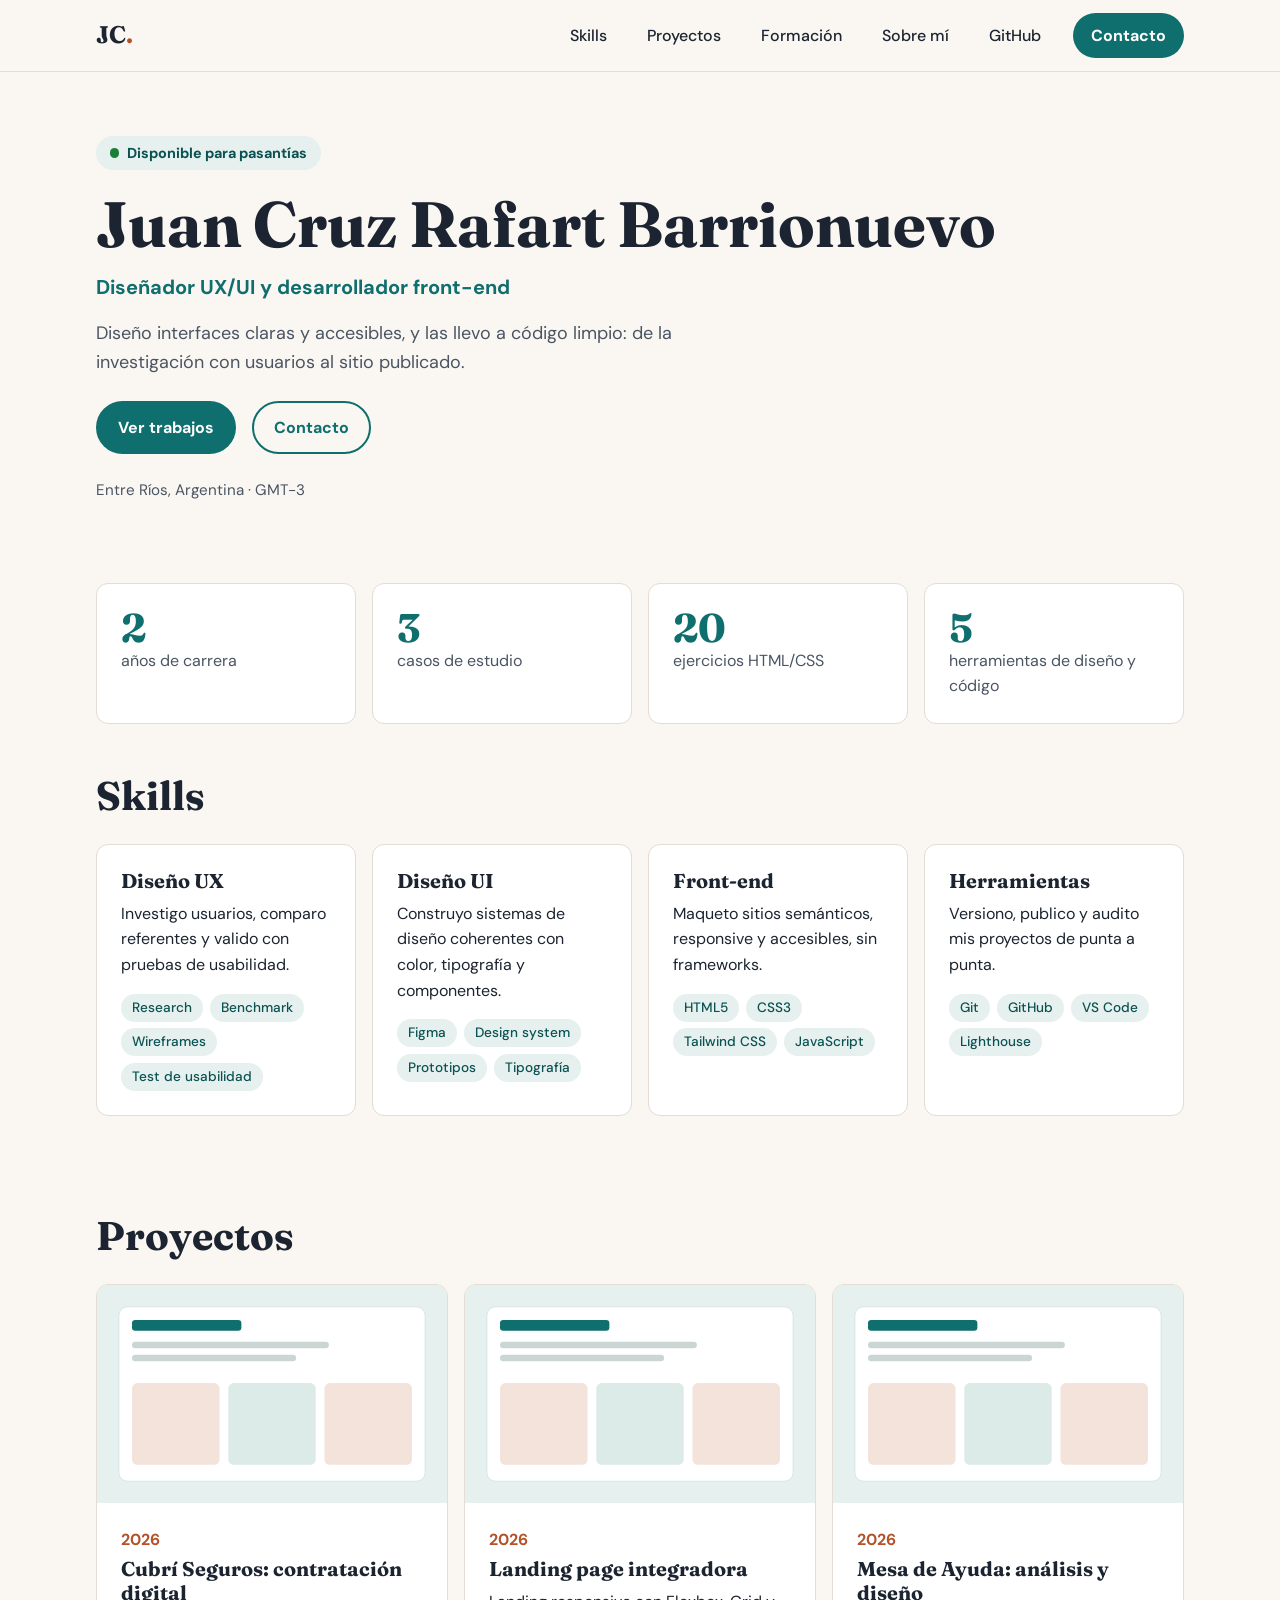
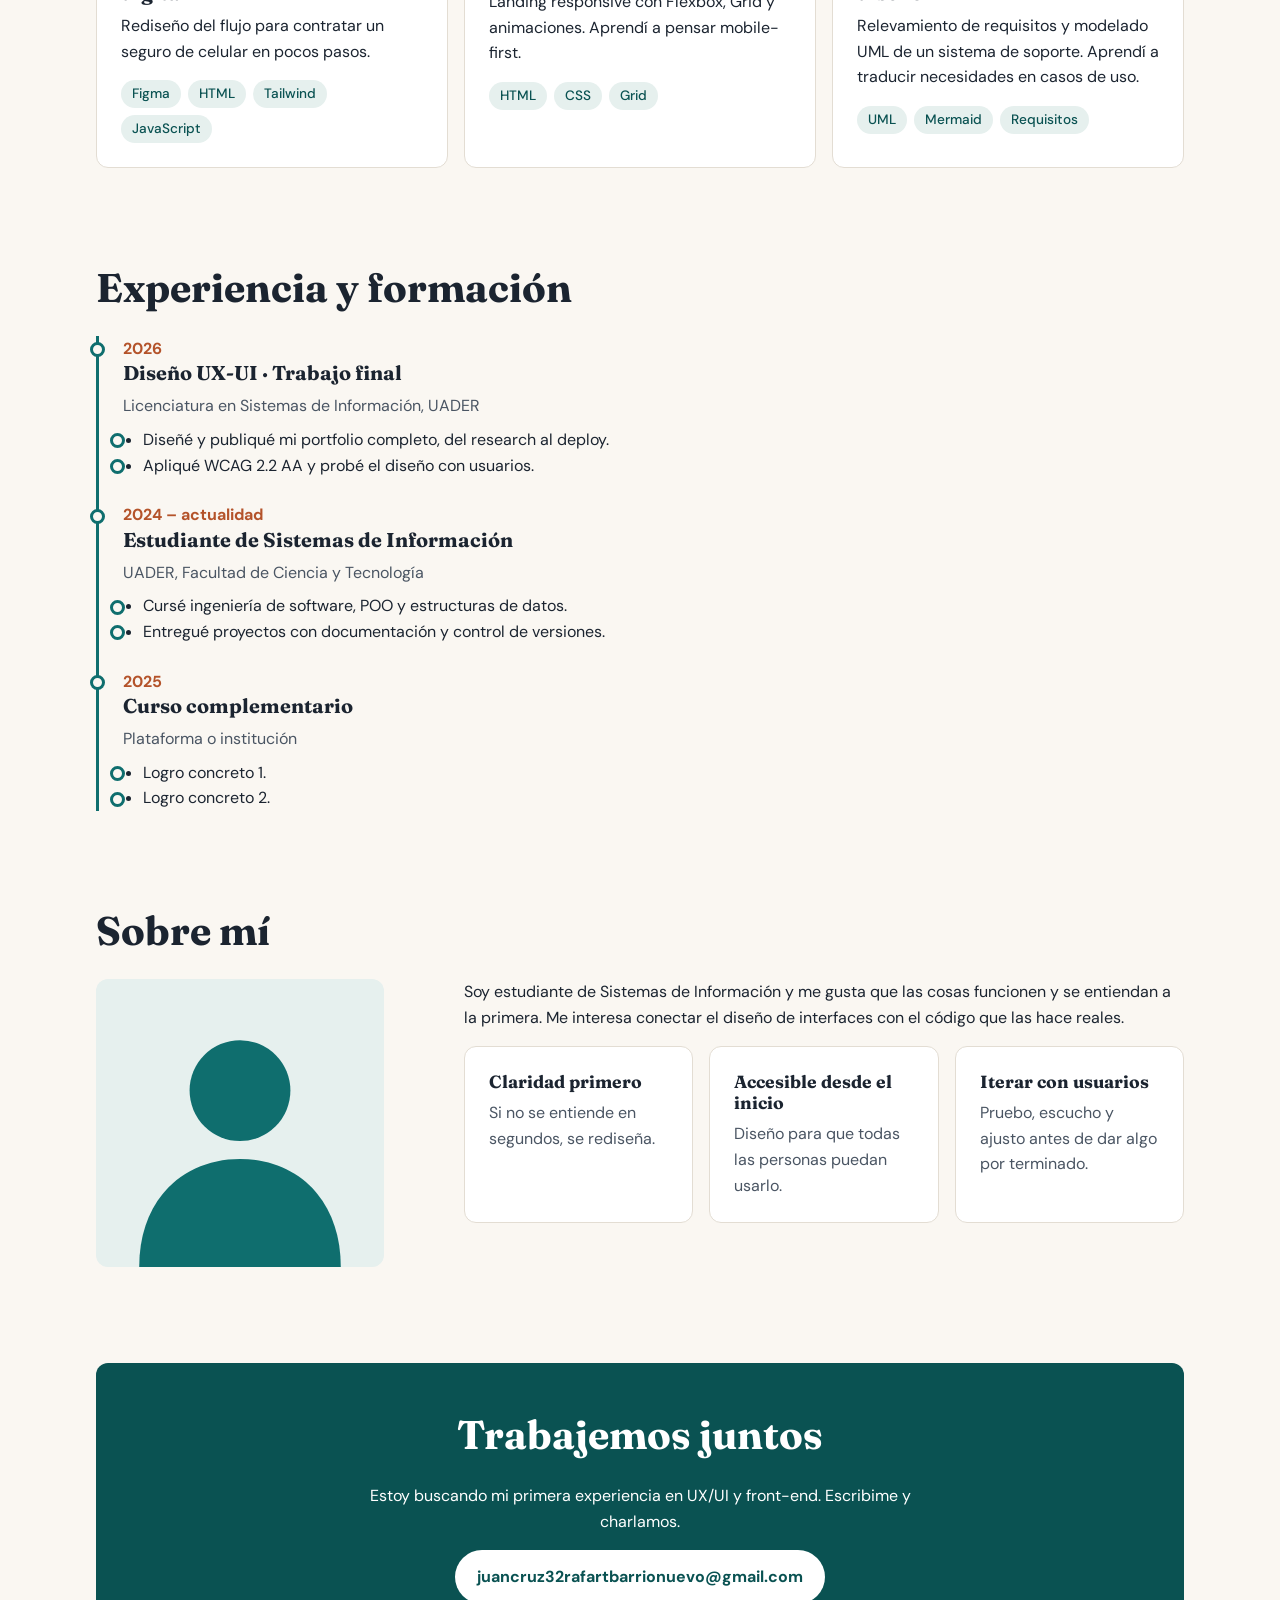
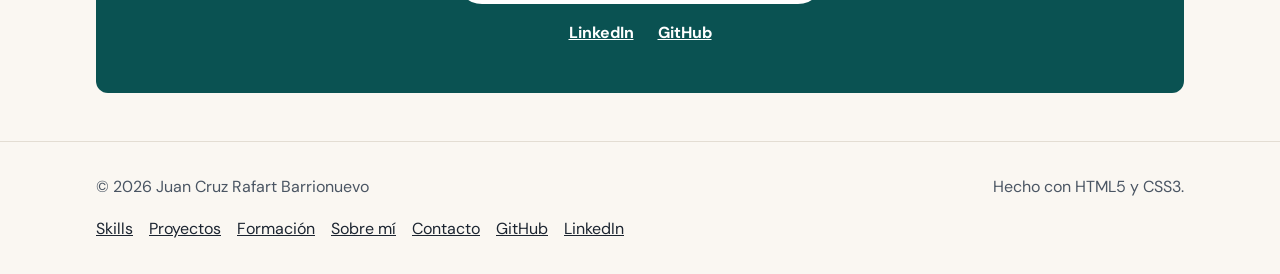
<file: index.html>
<!DOCTYPE html>
<html lang="es">
<head>
  <meta charset="UTF-8">
  <meta name="viewport" content="width=device-width, initial-scale=1">
  <title>Juan Cruz Rafart Barrionuevo | Portfolio UX/UI y Front-end</title>
  <meta name="description" content="Portfolio de Juan Cruz Rafart Barrionuevo, estudiante de Sistemas de Información. Casos de estudio de UX/UI, diseño de interfaces y desarrollo front-end accesible.">
  <meta name="author" content="Juan Cruz Rafart Barrionuevo">
  <link rel="canonical" href="https://trabajojc.netlify.app/">
  <meta name="theme-color" content="#FAF7F2">
  <meta property="og:type" content="website">
  <meta property="og:locale" content="es_AR">
  <meta property="og:title" content="Juan Cruz Rafart Barrionuevo | Portfolio UX/UI y Front-end">
  <meta property="og:description" content="Casos de estudio de UX/UI, diseño de interfaces y desarrollo front-end accesible.">
  <meta property="og:image" content="https://trabajojc.netlify.app/assets/img/og-image.png">
  <meta property="og:image:alt" content="Vista previa del portfolio de Juan Cruz Rafart Barrionuevo">
  <meta property="og:url" content="https://trabajojc.netlify.app/">
  <meta name="twitter:card" content="summary_large_image">
  <link rel="icon" href="assets/favicon.svg" type="image/svg+xml">
  <link rel="preconnect" href="https://fonts.googleapis.com">
  <link rel="preconnect" href="https://fonts.gstatic.com" crossorigin>
  <link href="https://fonts.googleapis.com/css2?family=DM+Sans:wght@400;500;700&family=Fraunces:wght@600;700&display=swap" rel="stylesheet">
  <link rel="stylesheet" href="css/styles.css">
</head>
<body>
  <a href="#contenido" class="skip-link">Saltar al contenido</a>

  <!-- 1. HEADER -->
  <header id="header" class="site-header">
    <div class="container bar">
      <a href="#inicio" class="logo" aria-label="Juan Cruz, ir al inicio">JC<span>.</span></a>
      <button class="menu-btn" aria-expanded="false" aria-controls="menu" aria-label="Abrir menú">
        <span aria-hidden="true">☰</span>
      </button>
      <nav id="menu" class="menu" aria-label="Principal">
        <ul>
          <li><a href="#skills">Skills</a></li>
          <li><a href="#projects">Proyectos</a></li>
          <li><a href="#experience">Formación</a></li>
          <li><a href="#about">Sobre mí</a></li>
          <li><a href="https://github.com/Juan-Cruz-facu" target="_blank" rel="noopener noreferrer">GitHub</a></li>
          <li><a href="#contact" class="btn btn-primary btn-sm">Contacto</a></li>
        </ul>
      </nav>
    </div>
  </header>

  <main id="contenido" tabindex="-1">

    <!-- 2. HERO -->
    <section id="inicio" class="hero container" aria-labelledby="hero-titulo">
      <p class="badge"><span class="dot" aria-hidden="true"></span> Disponible para pasantías</p>
      <h1 id="hero-titulo">Juan Cruz Rafart Barrionuevo</h1>
      <p class="role">Diseñador UX/UI y desarrollador front-end</p>
      <p class="lead">Diseño interfaces claras y accesibles, y las llevo a código limpio: de la investigación con usuarios al sitio publicado.</p>
      <div class="actions">
        <a href="#projects" class="btn btn-primary">Ver trabajos</a>
        <a href="#contact" class="btn btn-secondary">Contacto</a>
      </div>
      <p class="meta">Entre Ríos, Argentina · GMT-3</p>
    </section>

    <!-- 3. MÉTRICAS -->
    <section id="metricas" class="container" aria-labelledby="metricas-titulo">
      <h2 id="metricas-titulo" class="sr-only">Highlights</h2>
      <ul class="grid metrics">
        <li class="card"><strong>2</strong><span>años de carrera</span></li>
        <li class="card"><strong>3</strong><span>casos de estudio</span></li>
        <li class="card"><strong>20</strong><span>ejercicios HTML/CSS</span></li>
        <li class="card"><strong>5</strong><span>herramientas de diseño y código</span></li>
      </ul>
    </section>

    <!-- 4. SKILLS -->
    <section id="skills" class="container section" aria-labelledby="skills-titulo">
      <h2 id="skills-titulo">Skills</h2>
      <div class="grid skills">
        <article class="card">
          <h3>Diseño UX</h3>
          <p>Investigo usuarios, comparo referentes y valido con pruebas de usabilidad.</p>
          <ul class="chips"><li>Research</li><li>Benchmark</li><li>Wireframes</li><li>Test de usabilidad</li></ul>
        </article>
        <article class="card">
          <h3>Diseño UI</h3>
          <p>Construyo sistemas de diseño coherentes con color, tipografía y componentes.</p>
          <ul class="chips"><li>Figma</li><li>Design system</li><li>Prototipos</li><li>Tipografía</li></ul>
        </article>
        <article class="card">
          <h3>Front-end</h3>
          <p>Maqueto sitios semánticos, responsive y accesibles, sin frameworks.</p>
          <ul class="chips"><li>HTML5</li><li>CSS3</li><li>Tailwind CSS</li><li>JavaScript</li></ul>
        </article>
        <article class="card">
          <h3>Herramientas</h3>
          <p>Versiono, publico y audito mis proyectos de punta a punta.</p>
          <ul class="chips"><li>Git</li><li>GitHub</li><li>VS Code</li><li>Lighthouse</li></ul>
        </article>
      </div>
    </section>

    <!-- 5. PROYECTOS -->
    <section id="projects" class="container section" aria-labelledby="projects-titulo">
      <h2 id="projects-titulo">Proyectos</h2>
      <div class="grid projects">
        <article class="card project">
          <img src="assets/img/mockup.svg" alt="Mockup del flujo de contratación de Cubrí Seguros" width="640" height="400" loading="lazy">
          <div class="body">
            <p class="year">2026</p>
            <h3><a href="#caso-cubri" data-open="caso-cubri">Cubrí Seguros: contratación digital</a></h3>
            <p>Rediseño del flujo para contratar un seguro de celular en pocos pasos.</p>
            <ul class="chips"><li>Figma</li><li>HTML</li><li>Tailwind</li><li>JavaScript</li></ul>
          </div>
        </article>
        <article class="card project">
          <img src="assets/img/mockup.svg" alt="Mockup de la landing page integradora" width="640" height="400" loading="lazy">
          <div class="body">
            <p class="year">2026</p>
            <h3><a href="https://github.com/Juan-Cruz-facu/landing-page-" target="_blank" rel="noopener noreferrer">Landing page integradora</a></h3>
            <p>Landing responsive con Flexbox, Grid y animaciones. Aprendí a pensar mobile-first.</p>
            <ul class="chips"><li>HTML</li><li>CSS</li><li>Grid</li></ul>
          </div>
        </article>
        <article class="card project">
          <img src="assets/img/mockup.svg" alt="Diagrama del sistema de Mesa de Ayuda" width="640" height="400" loading="lazy">
          <div class="body">
            <p class="year">2026</p>
            <h3><a href="https://github.com/Juan-Cruz-facu/mesa-de-ayuda" target="_blank" rel="noopener noreferrer">Mesa de Ayuda: análisis y diseño</a></h3>
            <p>Relevamiento de requisitos y modelado UML de un sistema de soporte. Aprendí a traducir necesidades en casos de uso.</p>
            <ul class="chips"><li>UML</li><li>Mermaid</li><li>Requisitos</li></ul>
          </div>
        </article>
      </div>

      <!-- Caso de estudio (modal) -->
      <dialog id="caso-cubri" aria-labelledby="caso-titulo">
        <button class="close" data-close aria-label="Cerrar caso de estudio">✕</button>
        <h3 id="caso-titulo">Caso de estudio: Cubrí Seguros</h3>
        <h4>Problema</h4>
        <p>Contratar un seguro online suele pedir demasiados datos y pasos confusos. <!-- COMPLETAR con tu problema real --></p>
        <h4>Proceso</h4>
        <p>Definí un usuario objetivo, comparé tres referentes, dibujé wireframes y probé el prototipo con personas. <!-- COMPLETAR --></p>
        <h4>Solución</h4>
        <p>Un flujo en pasos cortos, con progreso visible, formularios claros y resumen antes de confirmar. <!-- COMPLETAR --></p>
        <h4>Resultado</h4>
        <p>Las personas completaron la contratación sin ayuda. Aprendí a validar antes de codear. <!-- COMPLETAR con hallazgos --></p>
        <p><a href="https://www.figma.com/design/fzTYl7nUi5zuahpfslFtmY/Sin-t%C3%ADtulo?node-id=0-1&p=f&t=oDUsmXns0vNfNI6k-0" target="_blank" rel="noopener noreferrer" class="btn btn-secondary btn-sm">Ver en Figma</a></p>
      </dialog>
    </section>

    <!-- 6. EXPERIENCIA / FORMACIÓN -->
    <section id="experience" class="container section" aria-labelledby="experience-titulo">
      <h2 id="experience-titulo">Experiencia y formación</h2>
      <ol class="timeline">
        <li>
          <time>2026</time>
          <h3>Diseño UX-UI · Trabajo final</h3>
          <p class="org">Licenciatura en Sistemas de Información, UADER</p>
          <ul><li>Diseñé y publiqué mi portfolio completo, del research al deploy.</li><li>Apliqué WCAG 2.2 AA y probé el diseño con usuarios.</li></ul>
        </li>
        <li>
          <time>2024 – actualidad</time>
          <h3>Estudiante de Sistemas de Información</h3>
          <p class="org">UADER, Facultad de Ciencia y Tecnología</p>
          <ul><li>Cursé ingeniería de software, POO y estructuras de datos.</li><li>Entregué proyectos con documentación y control de versiones.</li></ul>
        </li>
        <li>
          <time>2025</time>
          <h3>Curso complementario</h3>
          <p class="org">Plataforma o institución</p>
          <ul><li>Logro concreto 1.</li><li>Logro concreto 2.</li></ul>
        </li>
      </ol>
    </section>

    <!-- 7. SOBRE MÍ -->
    <section id="about" class="container section" aria-labelledby="about-titulo">
      <h2 id="about-titulo">Sobre mí</h2>
      <div class="about">
        <img src="assets/img/retrato.svg" alt="Retrato de Juan Cruz Rafart Barrionuevo" width="400" height="400" loading="lazy">
        <div>
          <p>Soy estudiante de Sistemas de Información y me gusta que las cosas funcionen y se entiendan a la primera. Me interesa conectar el diseño de interfaces con el código que las hace reales.</p>
          <div class="grid principles">
            <article class="card"><h3>Claridad primero</h3><p>Si no se entiende en segundos, se rediseña.</p></article>
            <article class="card"><h3>Accesible desde el inicio</h3><p>Diseño para que todas las personas puedan usarlo.</p></article>
            <article class="card"><h3>Iterar con usuarios</h3><p>Pruebo, escucho y ajusto antes de dar algo por terminado.</p></article>
          </div>
        </div>
      </div>
    </section>

    <!-- 8. CONTACTO -->
    <section id="contact" class="container section" aria-labelledby="contact-titulo">
      <div class="contact-box">
        <h2 id="contact-titulo">Trabajemos juntos</h2>
        <p>Estoy buscando mi primera experiencia en UX/UI y front-end. Escribime y charlamos.</p>
        <p><a href="mailto:juancruz32rafartbarrionuevo@gmail.com" class="btn btn-light">juancruz32rafartbarrionuevo@gmail.com</a></p>
        <ul class="links">
          <li><a href="https://www.linkedin.com/in/juan-cruz-rafart-undefined-228a01427/" target="_blank" rel="noopener noreferrer">LinkedIn</a></li>
          <li><a href="https://github.com/Juan-Cruz-facu" target="_blank" rel="noopener noreferrer">GitHub</a></li>
        </ul>
      </div>
    </section>

  </main>

  <!-- 9. FOOTER -->
  <footer id="footer" class="site-footer">
    <div class="container foot">
      <p>© 2026 Juan Cruz Rafart Barrionuevo</p>
      <nav aria-label="Pie de página">
        <ul>
          <li><a href="#skills">Skills</a></li>
          <li><a href="#projects">Proyectos</a></li>
          <li><a href="#experience">Formación</a></li>
          <li><a href="#about">Sobre mí</a></li>
          <li><a href="#contact">Contacto</a></li>
          <li><a href="https://github.com/Juan-Cruz-facu" target="_blank" rel="noopener noreferrer">GitHub</a></li>
          <li><a href="https://www.linkedin.com/in/juan-cruz-rafart-undefined-228a01427/" target="_blank" rel="noopener noreferrer">LinkedIn</a></li>
        </ul>
      </nav>
      <p>Hecho con HTML5 y CSS3.</p>
    </div>
  </footer>

  <script src="js/main.js" defer></script>
</body>
</html>
</file>
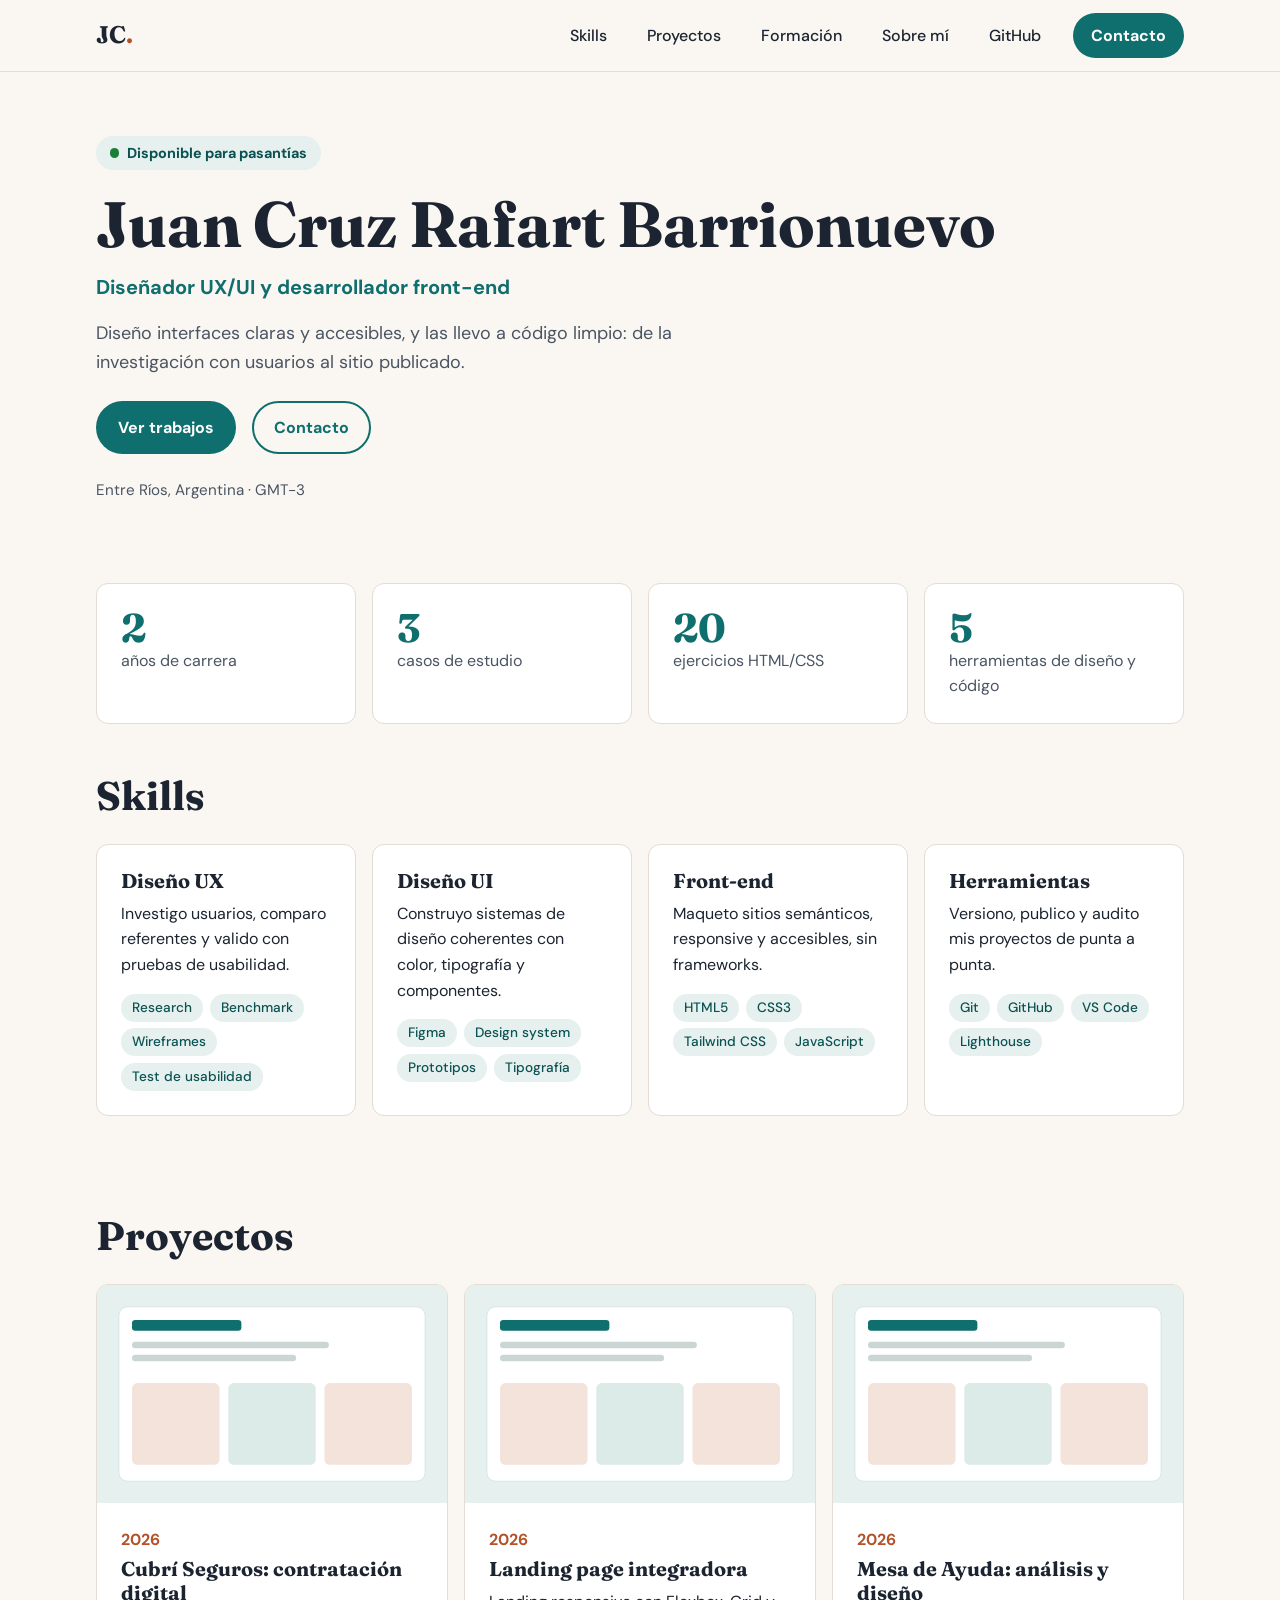
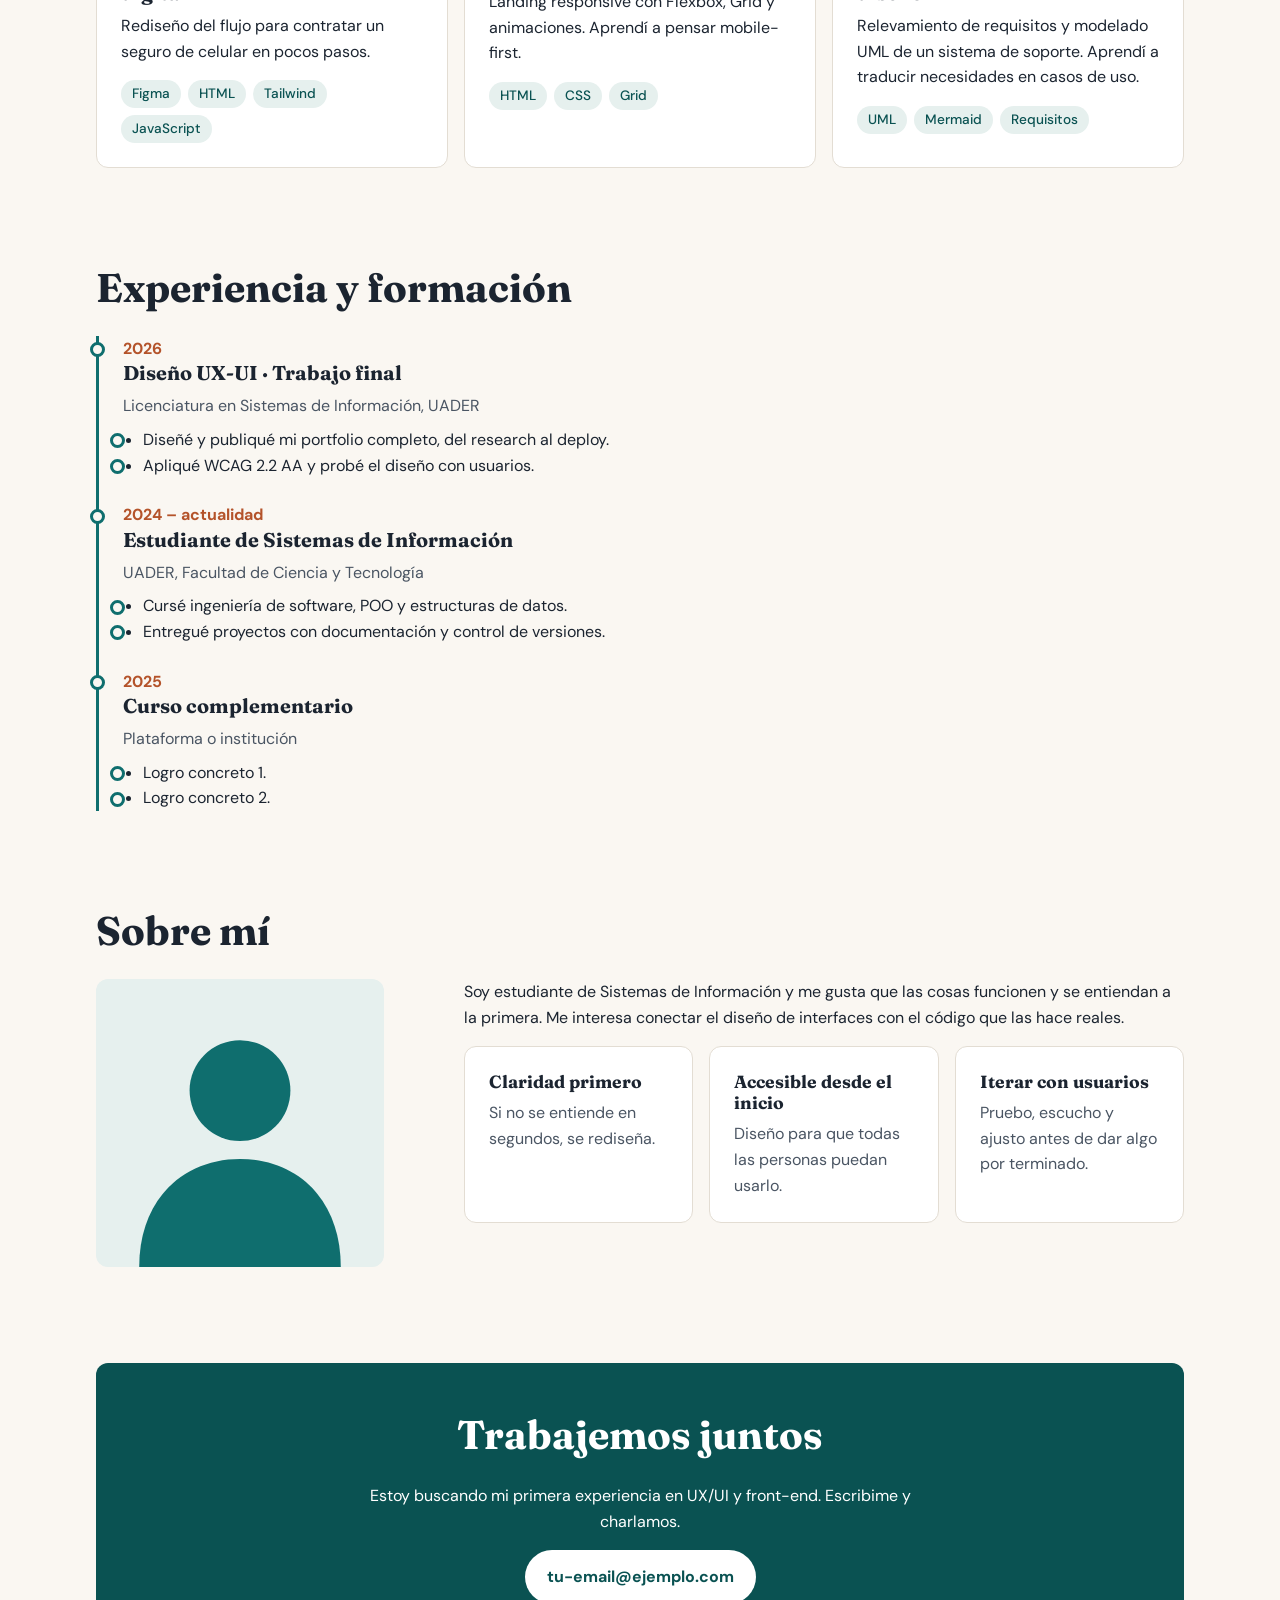
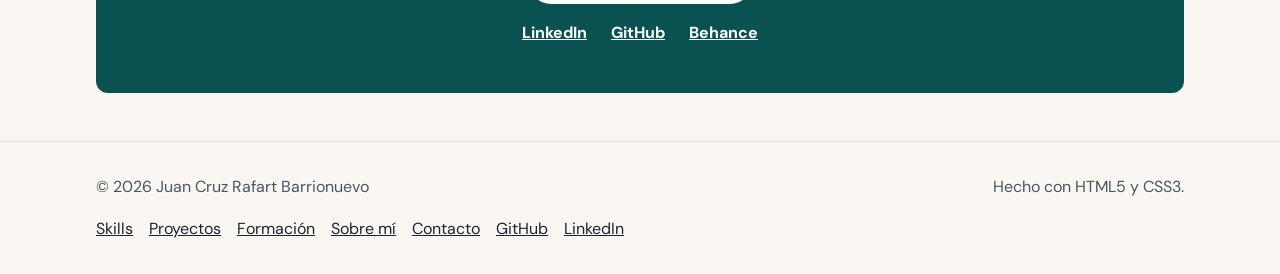
<file: indexpt.html>
<!DOCTYPE html>
<html lang="es">
<head>
  <meta charset="UTF-8">
  <meta name="viewport" content="width=device-width, initial-scale=1">
  <title>Juan Cruz Rafart Barrionuevo | Portfolio UX/UI y Front-end</title>
  <meta name="description" content="Portfolio de Juan Cruz Rafart Barrionuevo, estudiante de Sistemas de Información. Casos de estudio de UX/UI, diseño de interfaces y desarrollo front-end accesible.">
  <meta name="author" content="Juan Cruz Rafart Barrionuevo">
  <link rel="canonical" href="https://TU-USUARIO.github.io/TU-REPO/">
  <meta name="theme-color" content="#FAF7F2">
  <meta property="og:type" content="website">
  <meta property="og:locale" content="es_AR">
  <meta property="og:title" content="Juan Cruz Rafart Barrionuevo | Portfolio UX/UI y Front-end">
  <meta property="og:description" content="Casos de estudio de UX/UI, diseño de interfaces y desarrollo front-end accesible.">
  <meta property="og:image" content="https://TU-USUARIO.github.io/TU-REPO/assets/img/og-image.png">
  <meta property="og:image:alt" content="Vista previa del portfolio de Juan Cruz Rafart Barrionuevo">
  <meta property="og:url" content="https://TU-USUARIO.github.io/TU-REPO/">
  <meta name="twitter:card" content="summary_large_image">
  <link rel="icon" href="assets/favicon.svg" type="image/svg+xml">
  <link rel="preconnect" href="https://fonts.googleapis.com">
  <link rel="preconnect" href="https://fonts.gstatic.com" crossorigin>
  <link href="https://fonts.googleapis.com/css2?family=DM+Sans:wght@400;500;700&family=Fraunces:wght@600;700&display=swap" rel="stylesheet">
  <link rel="stylesheet" href="css/styles.css">
</head>
<body>
  <a href="#contenido" class="skip-link">Saltar al contenido</a>

  <!-- 1. HEADER -->
  <header id="header" class="site-header">
    <div class="container bar">
      <a href="#inicio" class="logo" aria-label="Juan Cruz, ir al inicio">JC<span>.</span></a>
      <button class="menu-btn" aria-expanded="false" aria-controls="menu" aria-label="Abrir menú">
        <span aria-hidden="true">☰</span>
      </button>
      <nav id="menu" class="menu" aria-label="Principal">
        <ul>
          <li><a href="#skills">Skills</a></li>
          <li><a href="#projects">Proyectos</a></li>
          <li><a href="#experience">Formación</a></li>
          <li><a href="#about">Sobre mí</a></li>
          <li><a href="https://github.com/TU-USUARIO" target="_blank" rel="noopener noreferrer">GitHub</a></li>
          <li><a href="#contact" class="btn btn-primary btn-sm">Contacto</a></li>
        </ul>
      </nav>
    </div>
  </header>

  <main id="contenido" tabindex="-1">

    <!-- 2. HERO -->
    <section id="inicio" class="hero container" aria-labelledby="hero-titulo">
      <p class="badge"><span class="dot" aria-hidden="true"></span> Disponible para pasantías</p>
      <h1 id="hero-titulo">Juan Cruz Rafart Barrionuevo</h1>
      <p class="role">Diseñador UX/UI y desarrollador front-end</p>
      <p class="lead">Diseño interfaces claras y accesibles, y las llevo a código limpio: de la investigación con usuarios al sitio publicado.</p>
      <div class="actions">
        <a href="#projects" class="btn btn-primary">Ver trabajos</a>
        <a href="#contact" class="btn btn-secondary">Contacto</a>
      </div>
      <p class="meta">Entre Ríos, Argentina · GMT-3</p>
    </section>

    <!-- 3. MÉTRICAS -->
    <section id="metricas" class="container" aria-labelledby="metricas-titulo">
      <h2 id="metricas-titulo" class="sr-only">Highlights</h2>
      <ul class="grid metrics">
        <li class="card"><strong>2</strong><span>años de carrera</span></li>
        <li class="card"><strong>3</strong><span>casos de estudio</span></li>
        <li class="card"><strong>20</strong><span>ejercicios HTML/CSS</span></li>
        <li class="card"><strong>5</strong><span>herramientas de diseño y código</span></li>
      </ul>
    </section>

    <!-- 4. SKILLS -->
    <section id="skills" class="container section" aria-labelledby="skills-titulo">
      <h2 id="skills-titulo">Skills</h2>
      <div class="grid skills">
        <article class="card">
          <h3>Diseño UX</h3>
          <p>Investigo usuarios, comparo referentes y valido con pruebas de usabilidad.</p>
          <ul class="chips"><li>Research</li><li>Benchmark</li><li>Wireframes</li><li>Test de usabilidad</li></ul>
        </article>
        <article class="card">
          <h3>Diseño UI</h3>
          <p>Construyo sistemas de diseño coherentes con color, tipografía y componentes.</p>
          <ul class="chips"><li>Figma</li><li>Design system</li><li>Prototipos</li><li>Tipografía</li></ul>
        </article>
        <article class="card">
          <h3>Front-end</h3>
          <p>Maqueto sitios semánticos, responsive y accesibles, sin frameworks.</p>
          <ul class="chips"><li>HTML5</li><li>CSS3</li><li>Tailwind CSS</li><li>JavaScript</li></ul>
        </article>
        <article class="card">
          <h3>Herramientas</h3>
          <p>Versiono, publico y audito mis proyectos de punta a punta.</p>
          <ul class="chips"><li>Git</li><li>GitHub</li><li>VS Code</li><li>Lighthouse</li></ul>
        </article>
      </div>
    </section>

    <!-- 5. PROYECTOS -->
    <section id="projects" class="container section" aria-labelledby="projects-titulo">
      <h2 id="projects-titulo">Proyectos</h2>
      <div class="grid projects">
        <article class="card project">
          <img src="assets/img/mockup.svg" alt="Mockup del flujo de contratación de Cubrí Seguros" width="640" height="400" loading="lazy">
          <div class="body">
            <p class="year">2026</p>
            <h3><a href="#caso-cubri" data-open="caso-cubri">Cubrí Seguros: contratación digital</a></h3>
            <p>Rediseño del flujo para contratar un seguro de celular en pocos pasos.</p>
            <ul class="chips"><li>Figma</li><li>HTML</li><li>Tailwind</li><li>JavaScript</li></ul>
          </div>
        </article>
        <article class="card project">
          <img src="assets/img/mockup.svg" alt="Mockup de la landing page integradora" width="640" height="400" loading="lazy">
          <div class="body">
            <p class="year">2026</p>
            <h3><a href="https://github.com/TU-USUARIO/TU-REPO-LANDING" target="_blank" rel="noopener noreferrer">Landing page integradora</a></h3>
            <p>Landing responsive con Flexbox, Grid y animaciones. Aprendí a pensar mobile-first.</p>
            <ul class="chips"><li>HTML</li><li>CSS</li><li>Grid</li></ul>
          </div>
        </article>
        <article class="card project">
          <img src="assets/img/mockup.svg" alt="Diagrama del sistema de Mesa de Ayuda" width="640" height="400" loading="lazy">
          <div class="body">
            <p class="year">2026</p>
            <h3><a href="https://github.com/TU-USUARIO/TU-REPO-MESA" target="_blank" rel="noopener noreferrer">Mesa de Ayuda: análisis y diseño</a></h3>
            <p>Relevamiento de requisitos y modelado UML de un sistema de soporte. Aprendí a traducir necesidades en casos de uso.</p>
            <ul class="chips"><li>UML</li><li>Mermaid</li><li>Requisitos</li></ul>
          </div>
        </article>
      </div>

      <!-- Caso de estudio (modal) -->
      <dialog id="caso-cubri" aria-labelledby="caso-titulo">
        <button class="close" data-close aria-label="Cerrar caso de estudio">✕</button>
        <h3 id="caso-titulo">Caso de estudio: Cubrí Seguros</h3>
        <h4>Problema</h4>
        <p>Contratar un seguro online suele pedir demasiados datos y pasos confusos. <!-- COMPLETAR con tu problema real --></p>
        <h4>Proceso</h4>
        <p>Definí un usuario objetivo, comparé tres referentes, dibujé wireframes y probé el prototipo con personas. <!-- COMPLETAR --></p>
        <h4>Solución</h4>
        <p>Un flujo en pasos cortos, con progreso visible, formularios claros y resumen antes de confirmar. <!-- COMPLETAR --></p>
        <h4>Resultado</h4>
        <p>Las personas completaron la contratación sin ayuda. Aprendí a validar antes de codear. <!-- COMPLETAR con hallazgos --></p>
        <p><a href="https://www.figma.com/TU-LINK" target="_blank" rel="noopener noreferrer" class="btn btn-secondary btn-sm">Ver en Figma</a></p>
      </dialog>
    </section>

    <!-- 6. EXPERIENCIA / FORMACIÓN -->
    <section id="experience" class="container section" aria-labelledby="experience-titulo">
      <h2 id="experience-titulo">Experiencia y formación</h2>
      <ol class="timeline">
        <li>
          <time>2026</time>
          <h3>Diseño UX-UI · Trabajo final</h3>
          <p class="org">Licenciatura en Sistemas de Información, UADER</p>
          <ul><li>Diseñé y publiqué mi portfolio completo, del research al deploy.</li><li>Apliqué WCAG 2.2 AA y probé el diseño con usuarios.</li></ul>
        </li>
        <li>
          <time>2024 – actualidad</time>
          <h3>Estudiante de Sistemas de Información</h3>
          <p class="org">UADER, Facultad de Ciencia y Tecnología</p>
          <ul><li>Cursé ingeniería de software, POO y estructuras de datos.</li><li>Entregué proyectos con documentación y control de versiones.</li></ul>
        </li>
        <li>
          <time>2025</time>
          <h3>Curso complementario</h3>
          <p class="org">Plataforma o institución</p>
          <ul><li>Logro concreto 1.</li><li>Logro concreto 2.</li></ul>
        </li>
      </ol>
    </section>

    <!-- 7. SOBRE MÍ -->
    <section id="about" class="container section" aria-labelledby="about-titulo">
      <h2 id="about-titulo">Sobre mí</h2>
      <div class="about">
        <img src="assets/img/retrato.svg" alt="Retrato de Juan Cruz Rafart Barrionuevo" width="400" height="400" loading="lazy">
        <div>
          <p>Soy estudiante de Sistemas de Información y me gusta que las cosas funcionen y se entiendan a la primera. Me interesa conectar el diseño de interfaces con el código que las hace reales.</p>
          <div class="grid principles">
            <article class="card"><h3>Claridad primero</h3><p>Si no se entiende en segundos, se rediseña.</p></article>
            <article class="card"><h3>Accesible desde el inicio</h3><p>Diseño para que todas las personas puedan usarlo.</p></article>
            <article class="card"><h3>Iterar con usuarios</h3><p>Pruebo, escucho y ajusto antes de dar algo por terminado.</p></article>
          </div>
        </div>
      </div>
    </section>

    <!-- 8. CONTACTO -->
    <section id="contact" class="container section" aria-labelledby="contact-titulo">
      <div class="contact-box">
        <h2 id="contact-titulo">Trabajemos juntos</h2>
        <p>Estoy buscando mi primera experiencia en UX/UI y front-end. Escribime y charlamos.</p>
        <p><a href="mailto:tu-email@ejemplo.com" class="btn btn-light">tu-email@ejemplo.com</a></p>
        <ul class="links">
          <li><a href="https://www.linkedin.com/in/TU-USUARIO" target="_blank" rel="noopener noreferrer">LinkedIn</a></li>
          <li><a href="https://github.com/TU-USUARIO" target="_blank" rel="noopener noreferrer">GitHub</a></li>
          <li><a href="https://www.behance.net/TU-USUARIO" target="_blank" rel="noopener noreferrer">Behance</a></li>
        </ul>
      </div>
    </section>

  </main>

  <!-- 9. FOOTER -->
  <footer id="footer" class="site-footer">
    <div class="container foot">
      <p>© 2026 Juan Cruz Rafart Barrionuevo</p>
      <nav aria-label="Pie de página">
        <ul>
          <li><a href="#skills">Skills</a></li>
          <li><a href="#projects">Proyectos</a></li>
          <li><a href="#experience">Formación</a></li>
          <li><a href="#about">Sobre mí</a></li>
          <li><a href="#contact">Contacto</a></li>
          <li><a href="https://github.com/TU-USUARIO" target="_blank" rel="noopener noreferrer">GitHub</a></li>
          <li><a href="https://www.linkedin.com/in/TU-USUARIO" target="_blank" rel="noopener noreferrer">LinkedIn</a></li>
        </ul>
      </nav>
      <p>Hecho con HTML5 y CSS3.</p>
    </div>
  </footer>

  <script src="js/main.js" defer></script>
</body>
</html>
</file>
<file: css/styles.css>
/* ===== Design tokens ===== */
:root {
  --bg: #FAF7F2;
  --surface: #FFFFFF;
  --text: #1B2430;
  --muted: #4A5563;
  --primary: #0F6E6E;
  --primary-dark: #0A5252;
  --accent: #B4532A;
  --border: #E3DDD3;
  --tint: #E6F0EE;
  --font-body: "DM Sans", system-ui, sans-serif;
  --font-head: "Fraunces", Georgia, serif;
  --s1: .5rem; --s2: 1rem; --s3: 1.5rem; --s4: 2rem; --s6: 3rem; --s8: 4rem;
  --radius: .75rem;
  --header-h: 4.5rem;
}

*, *::before, *::after { box-sizing: border-box; }
html { scroll-behavior: smooth; }
body { margin: 0; font-family: var(--font-body); color: var(--text); background: var(--bg); line-height: 1.6; }
img { max-width: 100%; height: auto; display: block; }
ul, ol { margin: 0; padding: 0; list-style: none; }
h1, h2, h3, h4 { font-family: var(--font-head); line-height: 1.2; margin: 0 0 var(--s1); }
h1 { font-size: clamp(2.25rem, 8vw, 4rem); }
h2 { font-size: clamp(1.75rem, 5vw, 2.5rem); margin-bottom: var(--s3); }
h3 { font-size: 1.25rem; }
p { margin: 0 0 var(--s2); }
section[id] { scroll-margin-top: var(--header-h); }
:focus-visible { outline: 3px solid var(--accent); outline-offset: 3px; }
main:focus { outline: none; }

.container { width: 100%; max-width: 72rem; margin-inline: auto; padding-inline: var(--s2); }
.section { padding-block: var(--s6); }
.grid { display: grid; gap: var(--s2); }
.sr-only { position: absolute; width: 1px; height: 1px; margin: -1px; overflow: hidden; clip: rect(0,0,0,0); white-space: nowrap; border: 0; }

.skip-link { position: absolute; top: var(--s1); left: var(--s1); z-index: 1000; padding: var(--s1) var(--s2); background: var(--text); color: #fff; border-radius: .375rem; transform: translateY(-200%); }
.skip-link:focus-visible { transform: translateY(0); }

/* ===== Botones ===== */
.btn { display: inline-block; padding: .75rem 1.25rem; border-radius: 999px; font-weight: 700; text-decoration: none; border: 2px solid transparent; transition: background .2s, transform .2s, color .2s; }
.btn-sm { padding: .5rem 1rem; }
.btn-primary { background: var(--primary); color: #fff; }
.btn-primary:hover { background: var(--primary-dark); }
.btn-secondary { border-color: var(--primary); color: var(--primary); background: transparent; }
.btn-secondary:hover { background: var(--tint); }
.btn-light { background: #fff; color: var(--primary-dark); }
.btn-light:hover { background: var(--tint); }
.btn:active { transform: translateY(1px); }

/* ===== Header ===== */
.site-header { position: sticky; top: 0; z-index: 100; height: var(--header-h); background: rgba(250,247,242,.95); border-bottom: 1px solid var(--border); }
.bar { display: flex; align-items: center; justify-content: space-between; height: 100%; }
.logo { font-family: var(--font-head); font-size: 1.5rem; font-weight: 700; color: var(--text); text-decoration: none; }
.logo span { color: var(--accent); }
.menu-btn { width: 2.75rem; height: 2.75rem; font-size: 1.5rem; background: transparent; border: 2px solid var(--border); border-radius: .5rem; cursor: pointer; color: var(--text); }
.menu-btn:hover { background: var(--tint); }
.menu { display: none; position: absolute; top: var(--header-h); left: 0; right: 0; background: var(--bg); border-bottom: 1px solid var(--border); padding: var(--s2); }
.menu.open { display: block; }
.menu ul { display: flex; flex-direction: column; gap: var(--s1); }
.menu a:not(.btn) { display: block; padding: .5rem; color: var(--text); text-decoration: none; font-weight: 500; }
.menu a:not(.btn):hover { color: var(--primary); text-decoration: underline; }

/* ===== Hero ===== */
.hero { padding-block: var(--s8); }
.badge { display: inline-flex; align-items: center; gap: .5rem; padding: .35rem .85rem; background: var(--tint); color: var(--primary-dark); border-radius: 999px; font-weight: 700; font-size: .9rem; }
.dot { width: .6rem; height: .6rem; background: #1a7f37; border-radius: 50%; }
.role { font-size: 1.25rem; color: var(--primary); font-weight: 700; }
.lead { max-width: 40rem; color: var(--muted); font-size: 1.125rem; }
.actions { display: flex; flex-wrap: wrap; gap: var(--s2); margin-block: var(--s3); }
.meta { color: var(--muted); font-size: .95rem; }

/* ===== Tarjetas ===== */
.card { background: var(--surface); border: 1px solid var(--border); border-radius: var(--radius); padding: var(--s3); transition: transform .2s, box-shadow .2s; }
.card:hover { transform: translateY(-4px); box-shadow: 0 8px 24px rgba(27,36,48,.08); }
.metrics { grid-template-columns: repeat(2, 1fr); }
.metrics strong { display: block; font-family: var(--font-head); font-size: 2.5rem; color: var(--primary); line-height: 1; }
.metrics span { color: var(--muted); }
.chips { display: flex; flex-wrap: wrap; gap: .4rem; }
.chips li { padding: .2rem .7rem; background: var(--tint); color: var(--primary-dark); border-radius: 999px; font-size: .85rem; font-weight: 500; }

/* ===== Proyectos ===== */
.project { position: relative; padding: 0; overflow: hidden; }
.project .body { padding: var(--s3); }
.project .year { color: var(--accent); font-weight: 700; margin-bottom: .25rem; }
.project h3 a { color: var(--text); text-decoration: none; }
.project h3 a::after { content: ""; position: absolute; inset: 0; }
.project:hover h3 a, .project h3 a:focus-visible { color: var(--primary); text-decoration: underline; }
.project:focus-within { outline: 3px solid var(--accent); outline-offset: 3px; }
.project h3 a:focus-visible { outline: none; }

dialog { max-width: 40rem; width: calc(100% - 2rem); border: 0; border-radius: var(--radius); padding: var(--s4); color: var(--text); }
dialog::backdrop { background: rgba(27,36,48,.6); }
dialog h4 { margin-top: var(--s2); color: var(--primary); }
.close { float: right; width: 2.5rem; height: 2.5rem; border: 2px solid var(--border); background: transparent; border-radius: .5rem; cursor: pointer; font-size: 1.1rem; }
.close:hover { background: var(--tint); }

/* ===== Timeline ===== */
.timeline { border-left: 3px solid var(--primary); padding-left: var(--s3); display: grid; gap: var(--s3); }
.timeline li { position: relative; }
.timeline li::before { content: ""; position: absolute; left: calc(-1.5rem - 9px); top: .4rem; width: 15px; height: 15px; background: var(--bg); border: 3px solid var(--primary); border-radius: 50%; }
.timeline time { color: var(--accent); font-weight: 700; }
.timeline .org { color: var(--muted); margin-bottom: var(--s1); }
.timeline li li { list-style: disc; margin-left: 1.25rem; }

/* ===== Sobre mí ===== */
.about { display: grid; gap: var(--s3); }
.about img { border-radius: var(--radius); max-width: 18rem; }
.principles h3 { font-size: 1.1rem; }
.principles p { margin: 0; color: var(--muted); }

/* ===== Contacto ===== */
.contact-box { background: var(--primary-dark); color: #fff; border-radius: var(--radius); padding: var(--s6) var(--s3); text-align: center; }
.contact-box p { max-width: 36rem; margin-inline: auto; margin-bottom: var(--s2); }
.links { display: flex; justify-content: center; flex-wrap: wrap; gap: var(--s3); }
.links a, .contact-box a:not(.btn) { color: #fff; font-weight: 700; }
.contact-box :focus-visible { outline-color: #fff; }

/* ===== Footer ===== */
.site-footer { border-top: 1px solid var(--border); padding-block: var(--s4); color: var(--muted); }
.foot { display: grid; gap: var(--s2); }
.foot ul { display: flex; flex-wrap: wrap; gap: .5rem var(--s2); }
.foot a { color: var(--text); }
.foot a:hover { color: var(--primary); }
.foot p { margin: 0; }

/* ===== Tablet 768px ===== */
@media (min-width: 48rem) {
  .container { padding-inline: var(--s4); }
  .metrics { grid-template-columns: repeat(4, 1fr); }
  .skills, .principles { grid-template-columns: repeat(2, 1fr); }
  .projects { grid-template-columns: repeat(2, 1fr); }
  .about { grid-template-columns: 16rem 1fr; align-items: start; }
  .foot { grid-template-columns: 1fr auto; align-items: center; }
  .foot nav { grid-column: 1 / -1; order: 3; }
}

/* ===== Desktop 1280px ===== */
@media (min-width: 64rem) {
  .menu-btn { display: none; }
  .menu { display: block; position: static; background: transparent; border: 0; padding: 0; }
  .menu ul { flex-direction: row; align-items: center; gap: var(--s3); }
  .skills { grid-template-columns: repeat(4, 1fr); }
  .projects { grid-template-columns: repeat(3, 1fr); }
  .principles { grid-template-columns: repeat(3, 1fr); }
  .about { grid-template-columns: 20rem 1fr; gap: var(--s6); }
}

/* ===== Movimiento reducido ===== */
@media (prefers-reduced-motion: reduce) {
  html { scroll-behavior: auto; }
  *, *::before, *::after { transition-duration: .01ms !important; animation-duration: .01ms !important; }
  .card:hover { transform: none; }
}
</file>
